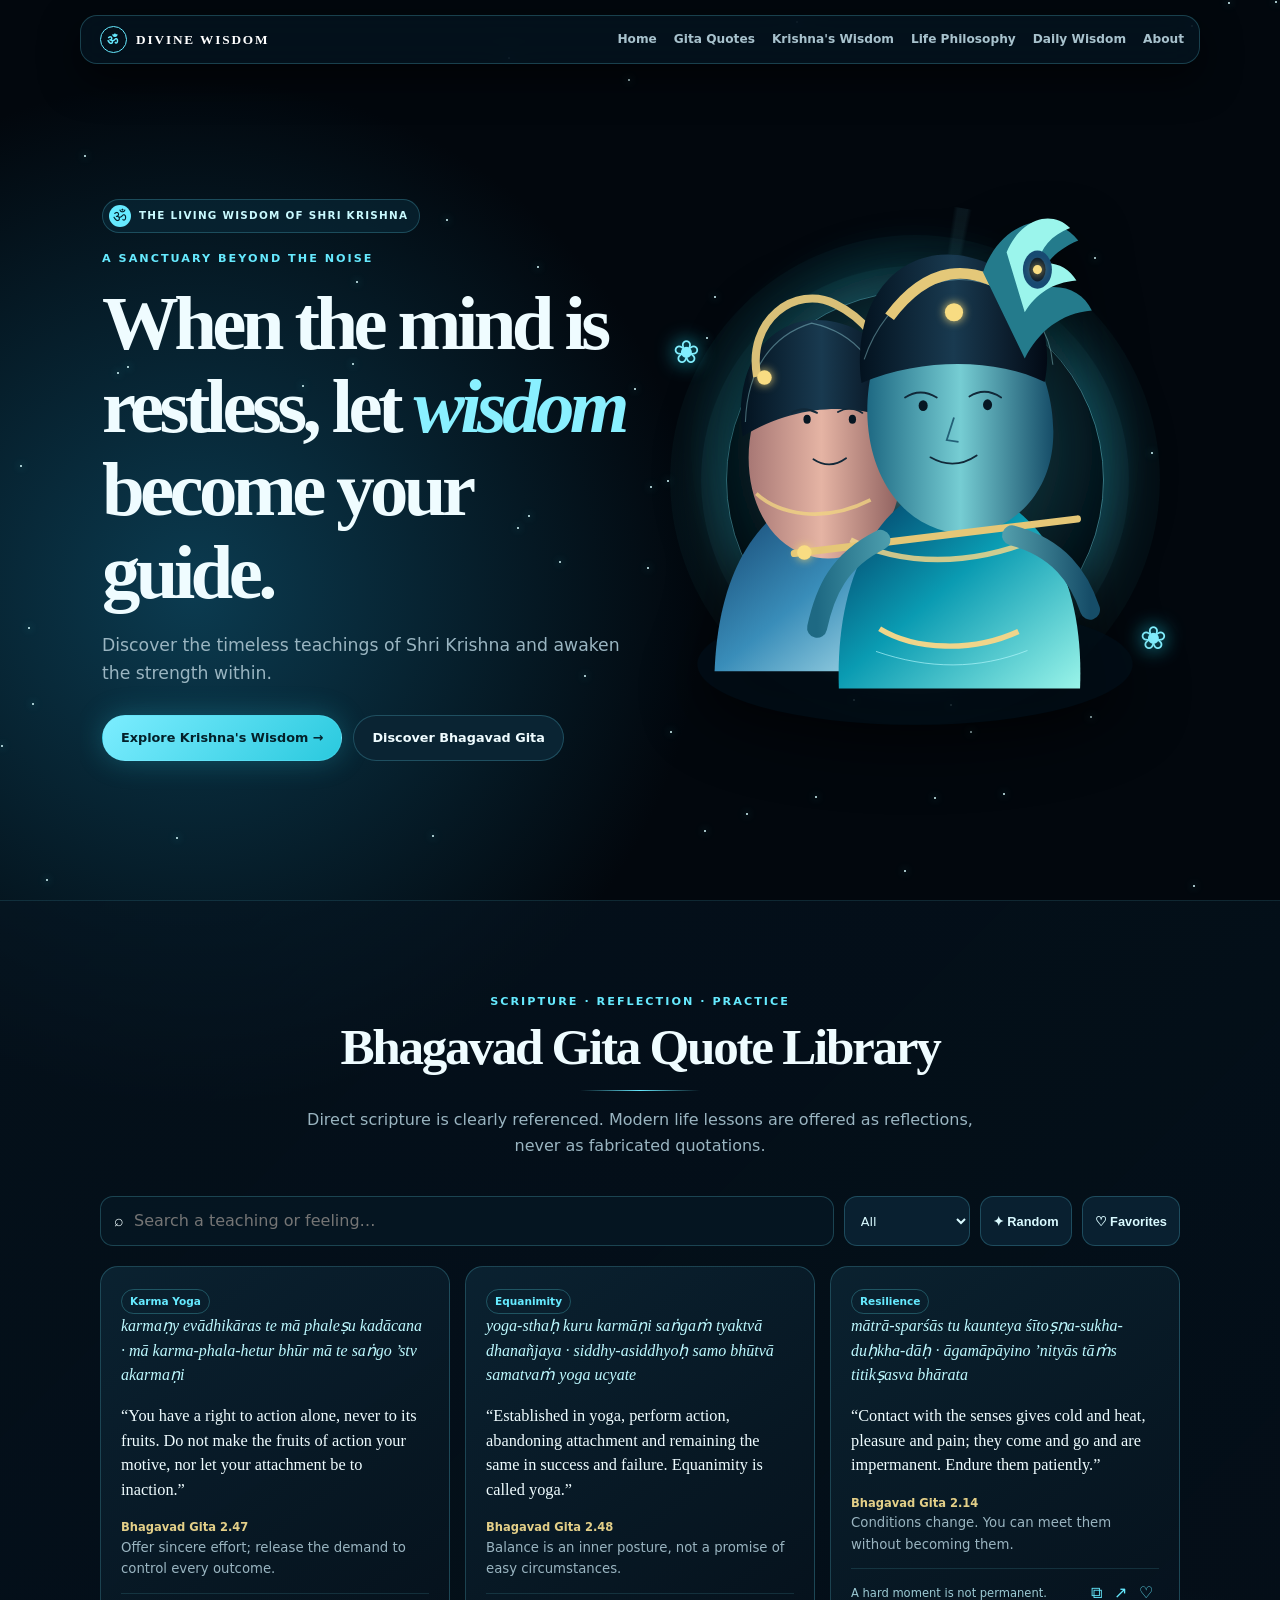
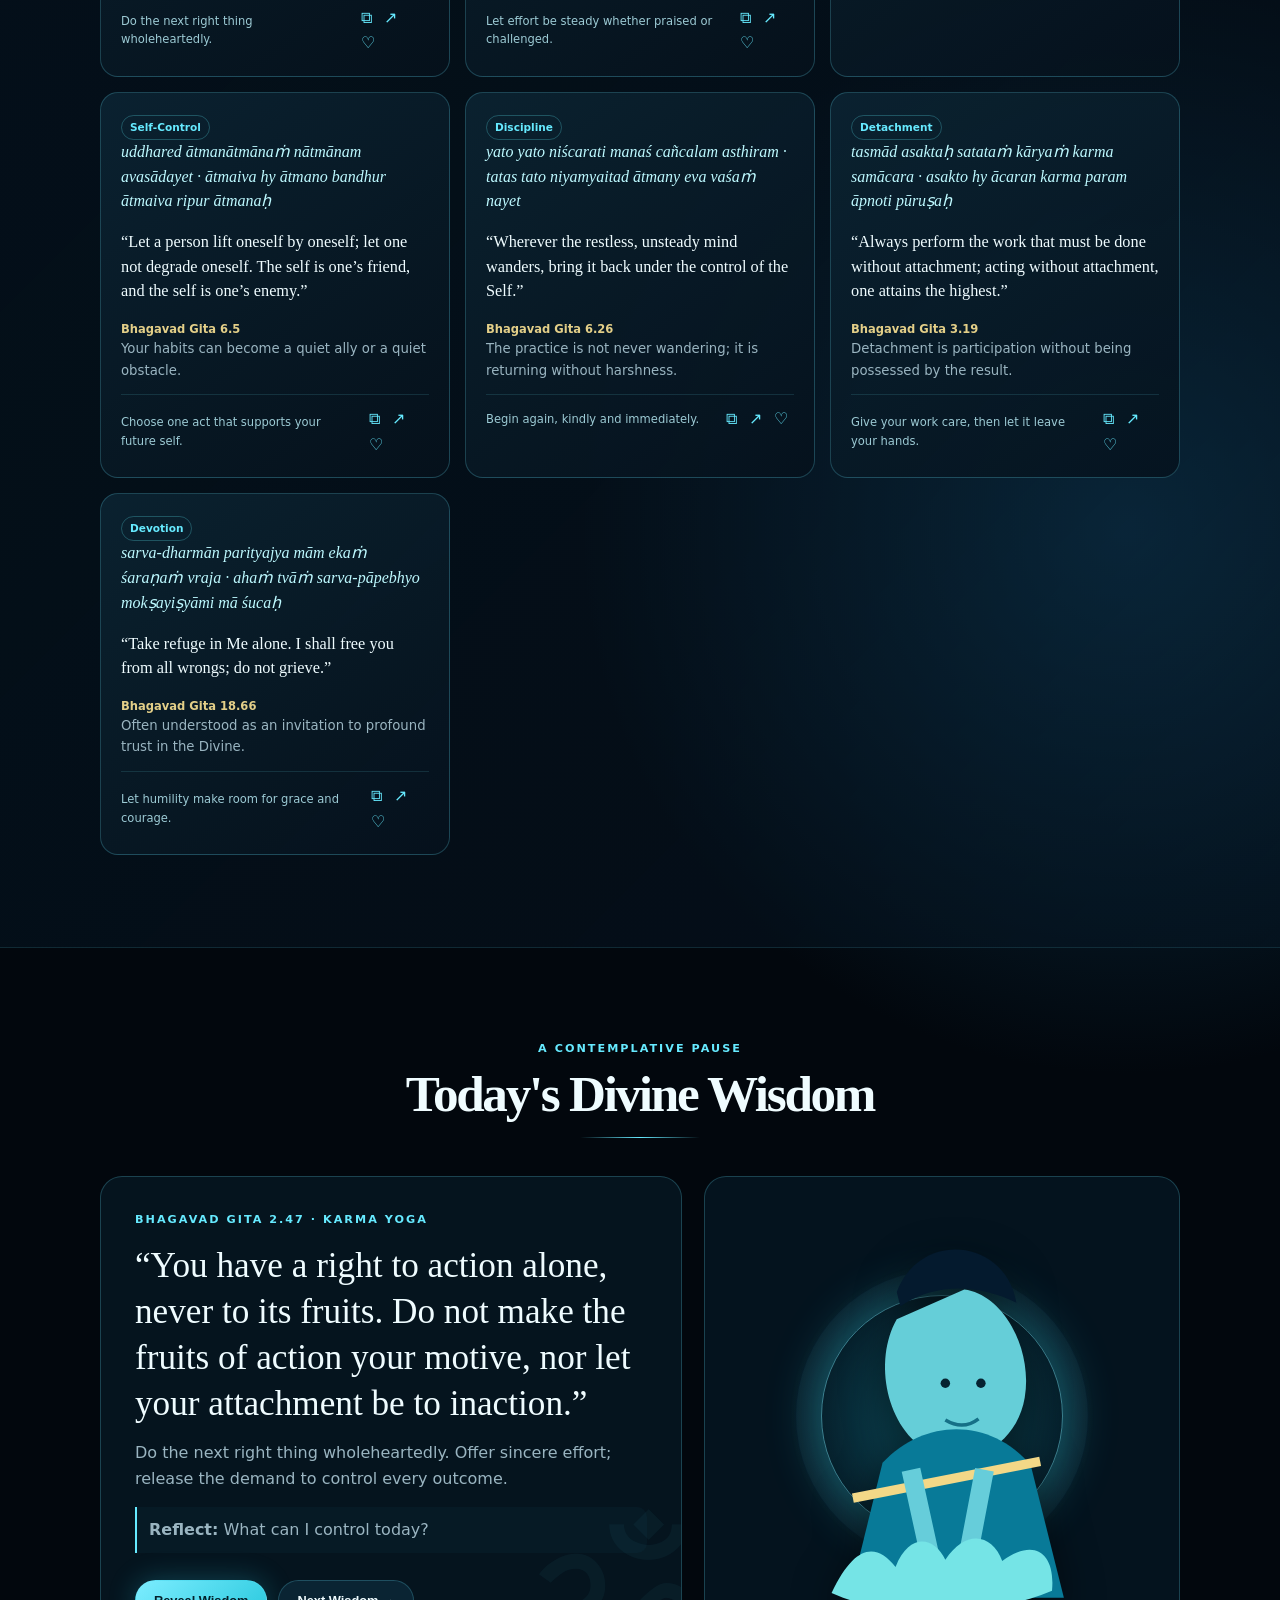
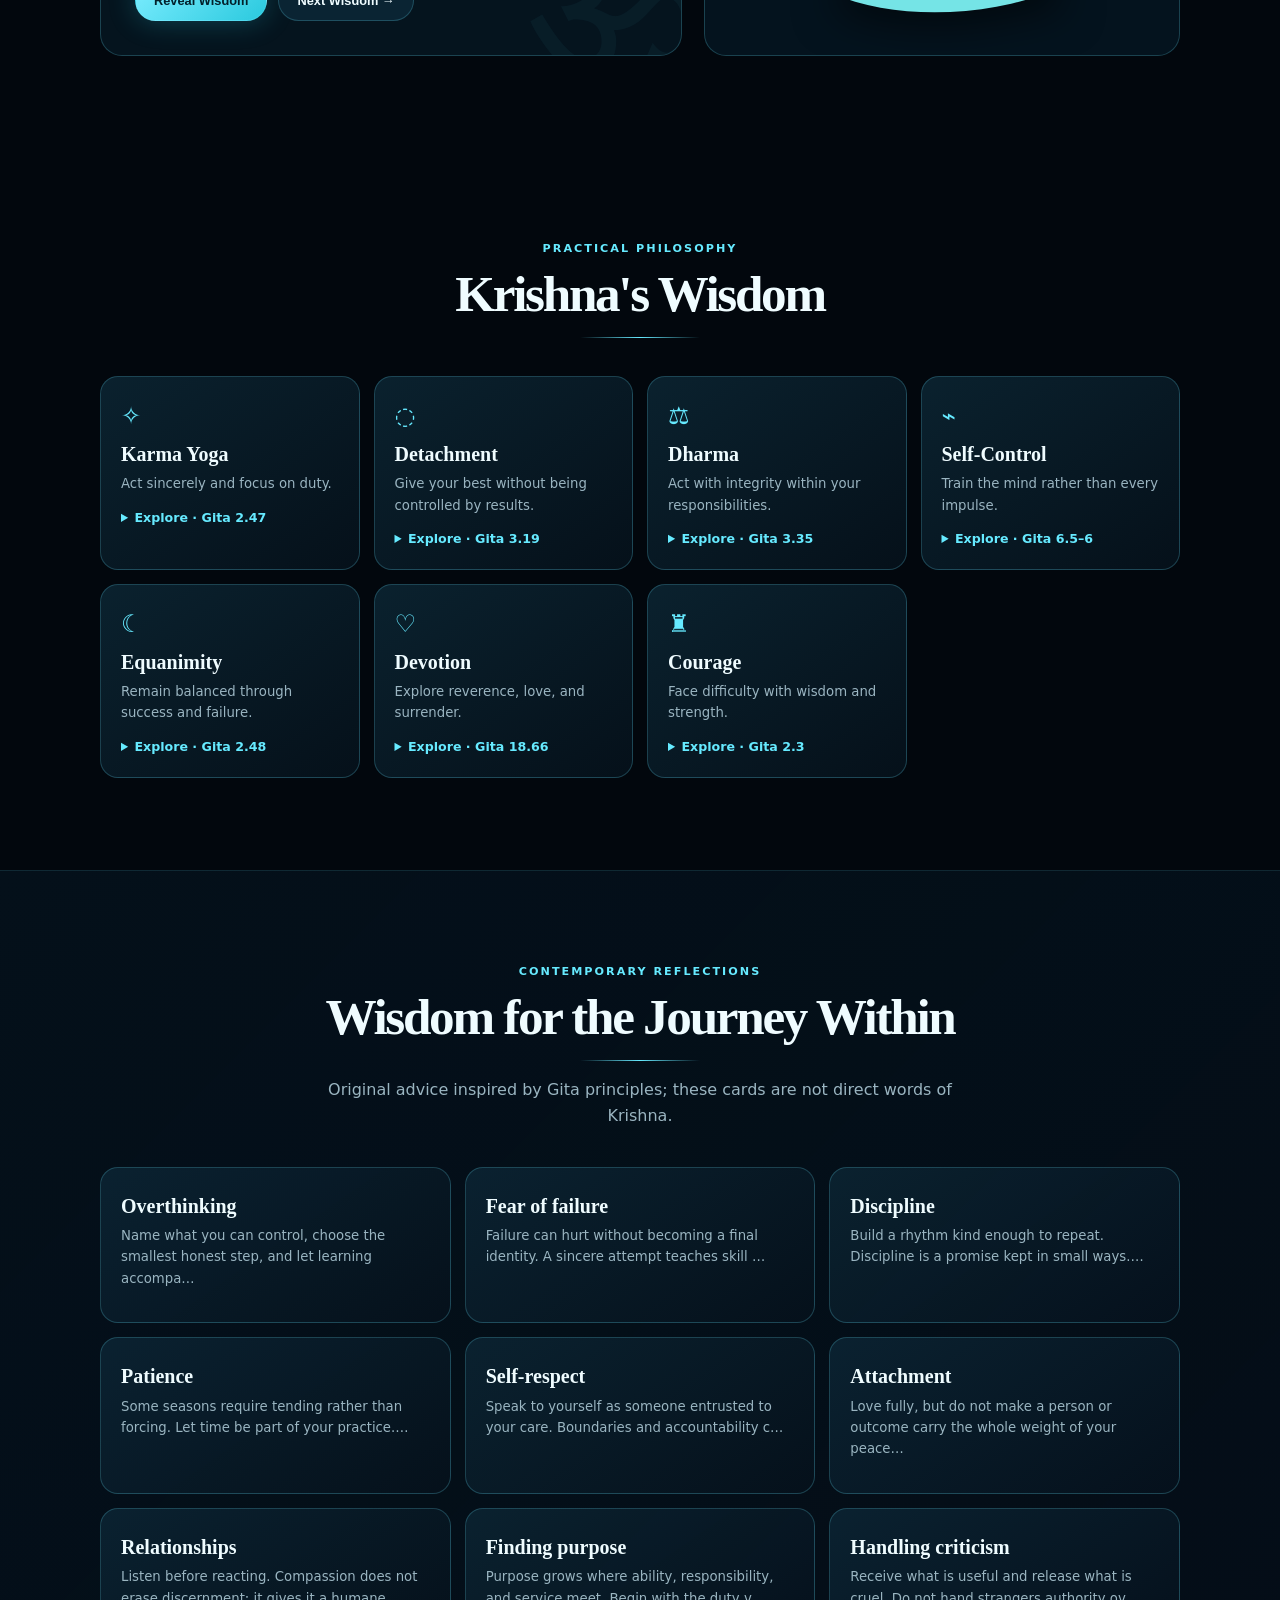
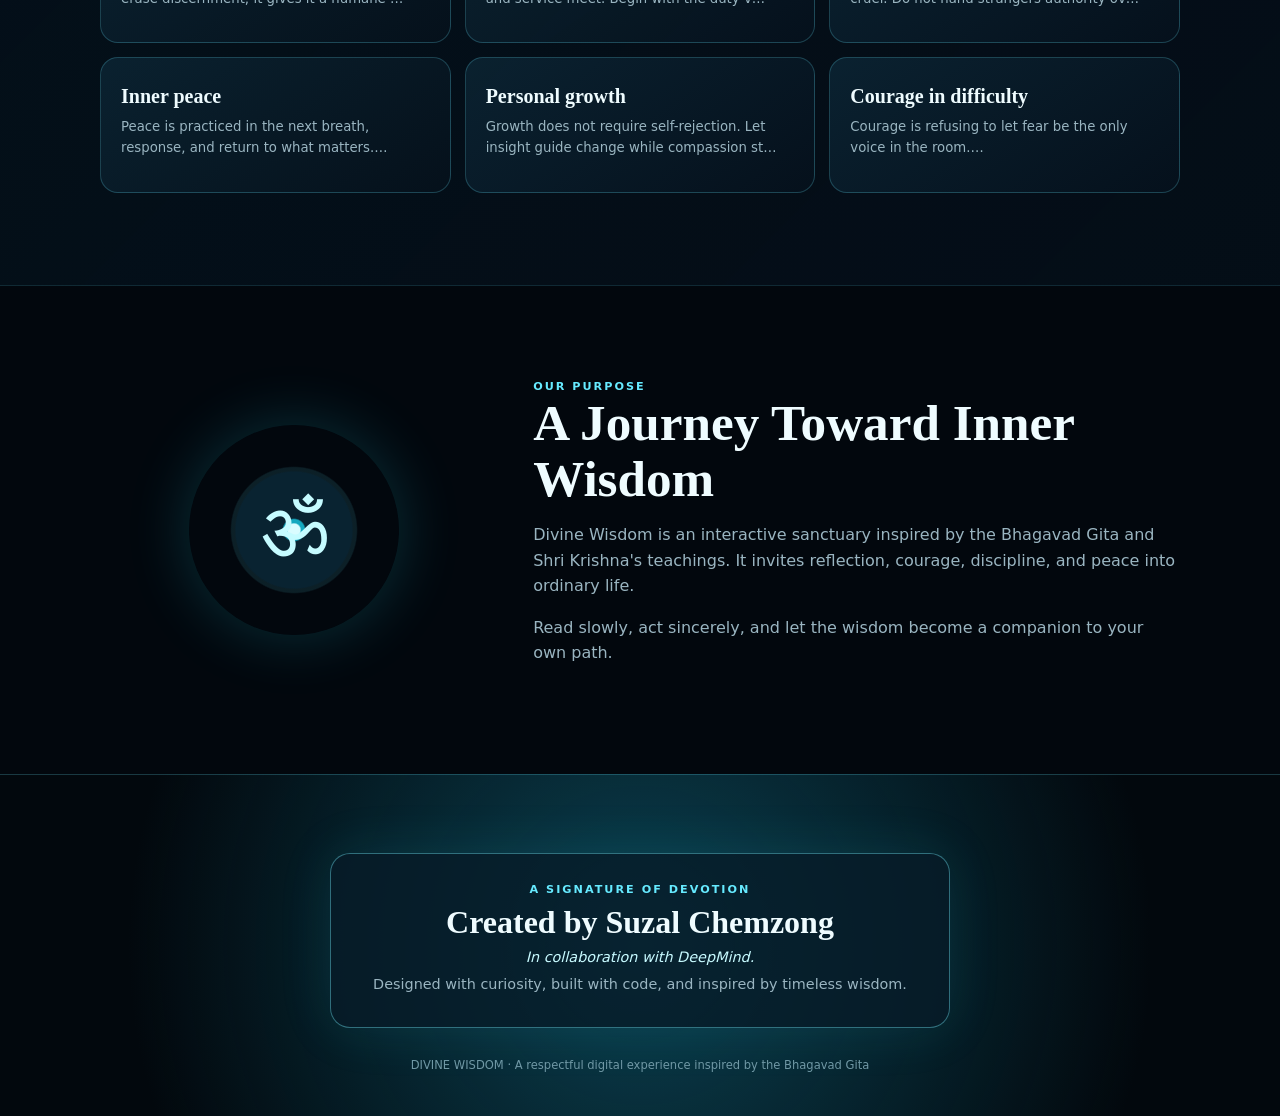
<file: index.html>
<!doctype html>
<html lang="en">
<head>
  <meta charset="utf-8">
  <meta name="viewport" content="width=device-width,initial-scale=1">
  <meta name="description" content="Divine Wisdom — The Living Wisdom of Shri Krishna">
  <title>DIVINE WISDOM</title>
  <style>
    :root{--bg:#02070d;--ink:#effcff;--muted:#9ab5c1;--cyan:#66eaff;--cyan2:#16b8d1;--panel:rgba(7,25,37,.78);--line:rgba(104,232,255,.22);--gold:#e3cf88}
    *{box-sizing:border-box}html{scroll-behavior:smooth}body{margin:0;overflow-x:hidden;background:radial-gradient(circle at 15% 10%,#0b3b50,transparent 32rem),radial-gradient(circle at 88% 36%,#0b3148,transparent 34rem),var(--bg);color:var(--ink);font:16px/1.6 Inter,system-ui,sans-serif}h1,h2,h3{font-family:Georgia,serif;line-height:1.08}h1,h2,h3,p{margin-top:0}.progress{height:3px;position:fixed;z-index:99;top:0;left:0;width:0;background:linear-gradient(90deg,var(--cyan2),#dcfbff)}#sky{position:fixed;inset:0;pointer-events:none;z-index:-1;overflow:hidden}.star{position:absolute;width:2px;height:2px;border-radius:50%;background:#d9fcff;box-shadow:0 0 9px #5ce6ff;animation:blink 2.8s ease-in-out infinite}
    nav{position:fixed;z-index:20;top:15px;left:50%;transform:translateX(-50%);width:min(1120px,calc(100% - 28px));padding:10px 15px 10px 19px;border:1px solid var(--line);border-radius:17px;background:#04131fd9;backdrop-filter:blur(16px);display:flex;align-items:center;justify-content:space-between;box-shadow:0 15px 38px #0009}.brand{display:flex;gap:9px;align-items:center;color:#fff;text-decoration:none;font:bold .83rem Georgia,serif;letter-spacing:.14em}.mark{display:grid;place-items:center;width:27px;height:27px;border:1px solid var(--cyan);border-radius:50%;color:var(--cyan)}.links{display:flex;gap:17px}.links a{font-size:.76rem;font-weight:700;color:#a8c2cd;text-decoration:none}.links a:hover,.links a.active{color:var(--cyan)}.menu{display:none;border:0;background:none;color:var(--cyan);font-size:1.4rem}
    .hero{min-height:100svh;display:grid;place-items:center;padding:105px 22px 45px;position:relative;overflow:hidden}.hero-grid{width:min(1120px,100%);display:grid;grid-template-columns:1fr 1fr;align-items:center;gap:24px}.eyebrow{color:var(--cyan);font-size:.7rem;letter-spacing:.18em;text-transform:uppercase;font-weight:800}.seal{display:inline-flex;align-items:center;gap:8px;border:1px solid var(--line);border-radius:99px;padding:5px 11px 5px 6px;background:#0a2c3d8c;color:#c9faff;font-size:.65rem;font-weight:800;letter-spacing:.12em}.seal b{display:grid;place-items:center;width:22px;height:22px;border-radius:50%;background:var(--cyan);color:#04202b;font:1rem Georgia}.hero h1{font-size:clamp(3.1rem,6vw,6rem);letter-spacing:-.06em;margin:15px 0 18px}.hero h1 em{color:#89f0ff;font-style:italic}.hero p{color:var(--muted);max-width:530px;font-size:1.08rem}.actions{display:flex;gap:11px;flex-wrap:wrap;margin-top:27px}.btn{border:1px solid var(--line);border-radius:99px;padding:12px 18px;color:var(--ink);background:#0a2433;text-decoration:none;font-size:.8rem;font-weight:800;cursor:pointer;transition:.25s}.btn.primary{color:#03202a;background:linear-gradient(135deg,#7cedff,#2ac9de);box-shadow:0 0 28px #2acfe344}.btn:hover{transform:translateY(-3px);box-shadow:0 12px 28px #1ccfe633}.hero-art{height:min(590px,68vh);position:relative;display:grid;place-items:center}.rays,.halo{position:absolute;border-radius:50%}.rays{width:105%;aspect-ratio:1;background:conic-gradient(transparent 0 8deg,#85eefe13 9deg 11deg,transparent 12deg 28deg);animation:spin 55s linear infinite}.halo{width:72%;aspect-ratio:1;border:1px solid #7defff7d;box-shadow:0 0 0 25px #60e8fa0c,0 0 0 56px #60e8fa08,0 0 58px #35d5ee55;animation:pulse 5s ease-in-out infinite}.krishna{height:100%;max-width:490px;z-index:1;filter:drop-shadow(0 23px 26px #0009);animation:float 5s ease-in-out infinite}.petal{position:absolute;color:#83f0ff;font:2rem Georgia;filter:drop-shadow(0 0 10px #1ed8ef);animation:drift 7s ease-in-out infinite}.p1{left:4%;top:25%}.p2{right:2%;bottom:20%;animation-delay:-3s}
    section{max-width:1120px;margin:auto;padding:92px 20px}.section-head{text-align:center;max-width:690px;margin:0 auto 38px}.section-head h2{font-size:clamp(2.2rem,4vw,3.5rem);letter-spacing:-.045em;margin:8px 0}.section-head p{color:var(--muted)}.line{height:1px;width:120px;margin:16px auto;background:linear-gradient(90deg,transparent,var(--cyan),transparent)}.library,.philosophy{max-width:none;background:linear-gradient(135deg,#061521aa,#07182766);border-block:1px solid #65e4f21f}.controls{display:flex;gap:10px;flex-wrap:wrap;margin-bottom:20px}.search{flex:1;min-width:200px;display:flex;gap:8px;align-items:center;padding:10px 13px;border:1px solid var(--line);border-radius:13px;background:var(--panel)}input,select{font:inherit;color:#eaffff;background:transparent;border:0;outline:0}input{width:100%}select,.mini{padding:10px 12px;border:1px solid var(--line);border-radius:13px;background:#092030;color:#d9faff;font-size:.8rem}.mini{cursor:pointer;font-weight:800}.grid{display:grid;grid-template-columns:repeat(3,1fr);gap:15px}.quote,.teach,.philo{border:1px solid var(--line);border-radius:18px;background:linear-gradient(145deg,#0c2635d9,#06121dda);padding:20px;transition:.25s}.quote:hover,.teach:hover,.philo:hover{transform:translateY(-5px);border-color:#78efff82;box-shadow:0 13px 30px #0007,0 0 24px #35dded14}.tag{display:inline-block;padding:3px 8px;border:1px solid #5ce4f044;border-radius:99px;color:var(--cyan);font-size:.66rem;font-weight:800}.verse{color:#bdf9ff;font:italic 1rem/1.55 Georgia,serif}.translation{font:1.02rem/1.5 Georgia,serif}.ref{color:var(--gold);font-size:.72rem;font-weight:800}.quote p.explain,.teach p,.philo p{color:var(--muted);font-size:.83rem}.foot{display:flex;align-items:center;justify-content:space-between;gap:8px;margin-top:auto;padding-top:11px;border-top:1px solid #6de5f222}.foot small{color:#9ccad4;font-size:.72rem}.foot button{border:0;background:none;color:var(--cyan);cursor:pointer;font-size:1rem}.empty{grid-column:1/-1;text-align:center;color:var(--muted);padding:32px}
    .daily{display:grid;grid-template-columns:1.1fr .9fr;gap:22px}.daily-card,.daily-art{border:1px solid var(--line);border-radius:22px;background:var(--panel);overflow:hidden}.daily-card{position:relative;padding:34px}.daily-card:after{content:"ॐ";position:absolute;right:-20px;bottom:-70px;color:#62eaff0b;font:13rem Georgia}.daily-card blockquote{position:relative;font:clamp(1.5rem,3vw,2.2rem)/1.3 Georgia,serif;margin:14px 0}.daily-card p{position:relative;color:var(--muted)}.reflect{padding:10px 12px;border-left:2px solid var(--cyan);background:#0b263555;border-radius:0 10px 10px 0}.daily-art{min-height:360px;display:grid;place-items:center;position:relative;background:radial-gradient(circle,#0d5363,transparent 45%),#04131e}.daily-art:before{content:"";position:absolute;width:240px;aspect-ratio:1;border-radius:50%;border:1px solid #7aeeff77;box-shadow:0 0 0 25px #6eeaff0b,0 0 55px #34d9ed55}.daily-art svg{width:75%;z-index:1;filter:drop-shadow(0 14px 20px #0008)}
    .teach-grid{display:grid;grid-template-columns:repeat(4,1fr);gap:14px}.icon{font-size:1.5rem;color:var(--cyan)}.teach h3,.philo h3{margin:8px 0;font-size:1.25rem}summary{color:var(--cyan);cursor:pointer;font-size:.79rem;font-weight:bold}details p{font-size:.78rem!important}.philo-grid{display:grid;grid-template-columns:repeat(3,1fr);gap:14px}.more{max-height:0;overflow:hidden;transition:max-height .35s}.philo.open .more{max-height:220px;margin-top:10px}.note{color:var(--gold)!important;font-size:.72rem!important}.about{display:grid;grid-template-columns:.75fr 1.25fr;gap:45px;align-items:center}.orb{margin:auto;width:210px;aspect-ratio:1;border-radius:50%;display:grid;place-items:center;color:#c5fbff;font:5rem Georgia;background:radial-gradient(circle,#d9fcff 0 4%,#14a8bf 5% 7%,#092331 8% 39%,#64eaff1c 40% 42%,transparent 43%);box-shadow:0 0 65px #2bdaef33}.about h2{font-size:clamp(2.2rem,4vw,3.5rem);margin-bottom:16px}.about p{color:var(--muted)}
    footer{text-align:center;padding:78px 20px 30px;background:radial-gradient(circle,#0a4050,transparent 32rem),#02080d;border-top:1px solid var(--line)}.creator{position:relative;display:inline-block;padding:27px 38px;border:1px solid #71ecfa66;border-radius:20px;background:#071c28c7;box-shadow:0 0 55px #2bd8ec1b}.creator h2{font-size:2rem;margin:6px 0}.creator p{margin:4px;color:var(--muted);font-size:.9rem}.creator em{color:#c7faff}.legal{color:#7198a5;font-size:.72rem;margin-top:28px}.top{position:fixed;right:18px;bottom:18px;z-index:15;width:42px;height:42px;border:1px solid var(--line);border-radius:50%;background:#092636;color:var(--cyan);opacity:0;transform:translateY(13px);transition:.25s;cursor:pointer}.top.show{opacity:1;transform:none}
    @keyframes blink{50%{opacity:.15;transform:scale(.4)}}@keyframes spin{to{transform:rotate(360deg)}}@keyframes pulse{50%{transform:scale(1.06)}}@keyframes float{50%{transform:translateY(-12px)}}@keyframes drift{50%{transform:translateY(-14px) rotate(9deg)}}@media(max-width:850px){.links{display:none}.links.open{display:flex;position:absolute;top:60px;left:0;right:0;flex-direction:column;padding:15px;background:#071826;border:1px solid var(--line);border-radius:15px}.menu{display:block}.hero-grid,.daily,.about{grid-template-columns:1fr}.hero-copy{text-align:center}.hero-copy p{margin-inline:auto}.actions{justify-content:center}.hero-art{order:-1;height:420px}.grid{grid-template-columns:repeat(2,1fr)}.teach-grid{grid-template-columns:repeat(2,1fr)}.about{text-align:center}}@media(max-width:560px){section{padding:70px 16px}.hero{padding-top:84px}.hero h1{font-size:3rem}.hero-art{height:345px}.grid,.teach-grid,.philo-grid{grid-template-columns:1fr}.daily-card{padding:25px}.daily-art{min-height:275px}}@media(prefers-reduced-motion:reduce){*,*:before,*:after{animation-duration:.01ms!important;animation-iteration-count:1!important;scroll-behavior:auto!important}}
    /* Cinematic Krishna–Radha 2.5D artwork: embedded, no image dependency. */
    .krishna{display:none}.cinematic-duo{height:100%;width:min(560px,100%);z-index:2;filter:drop-shadow(0 25px 28px #000b);animation:float 6s ease-in-out infinite}.cinematic-duo .edge{fill:none;stroke:#b5faff;stroke-opacity:.36;stroke-width:1.2}.cinematic-duo .jewel{fill:#f8dc82;filter:drop-shadow(0 0 5px #f2d477)}.cinematic-duo .flute{stroke:#e5c777;stroke-width:8;stroke-linecap:round}.cinematic-duo .soft{filter:url(#softGlow)}.cinematic-duo .eye{fill:#071622}.cinematic-duo .lash{fill:none;stroke:#112838;stroke-width:2;stroke-linecap:round}.cinematic-duo .hair{fill:url(#hair)}.cinematic-duo .skinK{fill:url(#skinK)}.cinematic-duo .skinR{fill:url(#skinR)}.cinematic-duo .clothK{fill:url(#clothK)}.cinematic-duo .clothR{fill:url(#clothR)}
  </style>
</head>
<body>
<div id="sky"></div><div class="progress" id="progress"></div>
<nav><a class="brand" href="#home"><span class="mark">ॐ</span>DIVINE WISDOM</a><button class="menu" aria-label="Open menu">☰</button><div class="links"><a href="#home">Home</a><a href="#quotes">Gita Quotes</a><a href="#wisdom">Krishna's Wisdom</a><a href="#philosophy">Life Philosophy</a><a href="#daily">Daily Wisdom</a><a href="#about">About</a></div></nav>
<main>
<section class="hero" id="home"><div class="hero-grid"><div class="hero-copy"><span class="seal"><b>ॐ</b>THE LIVING WISDOM OF SHRI KRISHNA</span><div class="eyebrow" style="margin-top:17px">A sanctuary beyond the noise</div><h1>When the mind is restless, let <em>wisdom</em> become your guide.</h1><p>Discover the timeless teachings of Shri Krishna and awaken the strength within.</p><div class="actions"><a class="btn primary" href="#quotes">Explore Krishna's Wisdom →</a><a class="btn" href="#daily">Discover Bhagavad Gita</a></div></div><div class="hero-art"><div class="rays"></div><div class="halo"></div><i class="petal p1">❀</i><i class="petal p2">❀</i>
<svg class="krishna" viewBox="0 0 500 620" role="img" aria-label="Cinematic Krishna-inspired figure playing a flute"><defs><linearGradient id="s" x1="0" x2="1"><stop stop-color="#25798d"/><stop offset=".5" stop-color="#84dfe1"/><stop offset="1" stop-color="#1c637b"/></linearGradient><linearGradient id="c"><stop stop-color="#04385f"/><stop offset=".55" stop-color="#0d94aa"/><stop offset="1" stop-color="#7ee9e8"/></linearGradient><linearGradient id="g"><stop stop-color="#887536"/><stop offset=".5" stop-color="#ffe99c"/><stop offset="1" stop-color="#9d8540"/></linearGradient></defs><ellipse cx="260" cy="305" rx="185" ry="252" fill="#5ceaff10"/><path d="M280 72c39-58 96-62 126-29-30 14-44 34-49 57 32-9 56 0 70 23-40 4-67 23-87 51z" fill="#207187"/><path d="M310 49c29-40 70-42 89-20-25 9-37 24-42 44 24-4 42 4 50 21-30 2-51 15-64 39z" fill="#91f5ef"/><ellipse cx="355" cy="63" rx="18" ry="24" fill="#176980"/><ellipse cx="355" cy="63" rx="10" ry="14" fill="#14243c"/><circle cx="355" cy="63" r="5" fill="#ead15c"/><path d="M204 150c-29 35-24 92 6 126 22 27 62 41 94 14 33-27 38-85 11-124-23-33-75-44-111-16z" fill="url(#s)"/><path d="M190 168c2-45 40-73 84-61 40 11 61 47 53 88-35-18-88-25-137-27z" fill="#041a2c"/><path d="M195 150q51-65 119 5" fill="none" stroke="url(#g)" stroke-width="12"/><circle cx="252" cy="222" r="4" fill="#06202b"/><circle cx="285" cy="221" r="4" fill="#06202b"/><path d="M252 260q16 11 31-1" fill="none" stroke="#126177" stroke-width="4" stroke-linecap="round"/><path d="M205 297c-55 35-64 109-46 190l27 84h186l22-87c11-82-20-157-76-187z" fill="url(#c)"/><path d="M255 301l16 48 19-48" fill="url(#g)"/><path d="M207 318c-52 25-72 67-75 111M325 316c55 19 76 55 83 94" fill="none" stroke="url(#s)" stroke-width="21" stroke-linecap="round"/><path d="M120 380l282-35" stroke="url(#g)" stroke-width="10" stroke-linecap="round"/><circle cx="132" cy="379" r="8" fill="#ead15c"/><path d="M192 467c-18 40-26 78-18 114h77l-6-96z" fill="#053d62"/><path d="M302 464c28 35 42 76 43 117h-80l10-96z" fill="#0c829a"/><path d="M181 555h176" stroke="url(#g)" stroke-width="9"/></svg></div></div></section>
<div class="library" id="quotes"><section><div class="section-head"><div class="eyebrow">Scripture · reflection · practice</div><h2>Bhagavad Gita Quote Library</h2><div class="line"></div><p>Direct scripture is clearly referenced. Modern life lessons are offered as reflections, never as fabricated quotations.</p></div><div class="controls"><label class="search">⌕ <input id="search" placeholder="Search a teaching or feeling…" aria-label="Search"></label><select id="category"><option>All</option></select><button class="mini" id="random">✦ Random</button><button class="mini" id="showFav">♡ Favorites</button></div><div class="grid" id="quotesGrid"></div></section></div>
<section id="daily"><div class="section-head"><div class="eyebrow">A contemplative pause</div><h2>Today's Divine Wisdom</h2><div class="line"></div></div><div class="daily"><article class="daily-card"><div class="eyebrow" id="dailyRef"></div><blockquote id="dailyQuote"></blockquote><p id="dailyAdvice"></p><p class="reflect"><b>Reflect:</b> <span id="reflectText"></span></p><div class="actions"><button class="btn primary" id="reveal">Reveal Wisdom</button><button class="btn" id="next">Next Wisdom →</button></div></article><div class="daily-art"><svg viewBox="0 0 300 350" aria-hidden="true"><path d="M112 70c20-53 92-45 101 9-33-16-68-17-98 3z" fill="#041a2e"/><path d="M112 93c-20 35-9 93 28 112 31 16 73-4 80-46 7-42-19-87-51-91z" fill="#65ced8"/><circle cx="153" cy="147" r="4" fill="#062331"/><circle cx="183" cy="147" r="4" fill="#062331"/><path d="M153 178q15 9 28-1" fill="none" stroke="#167087" stroke-width="3"/><path d="M100 214c37-39 92-37 125 2l28 112H72z" fill="#087a98"/><path d="M75 244l158-31" stroke="#f3d887" stroke-width="8"/><path d="M124 220l23 105m39-105l-20 105" stroke="#66cdda" stroke-width="16"/><path d="M57 324c20-42 38-42 54-22 12-30 33-25 42-6 18-27 40-21 48 1 27-20 45-7 42 25-53 22-132 26-186 2z" fill="#75e4e6"/></svg></div></div></section>
<section id="wisdom"><div class="section-head"><div class="eyebrow">Practical philosophy</div><h2>Krishna's Wisdom</h2><div class="line"></div></div><div class="teach-grid" id="teachGrid"></div></section>
<div class="philosophy" id="philosophy"><section><div class="section-head"><div class="eyebrow">Contemporary reflections</div><h2>Wisdom for the Journey Within</h2><div class="line"></div><p>Original advice inspired by Gita principles; these cards are not direct words of Krishna.</p></div><div class="philo-grid" id="philoGrid"></div></section></div>
<section class="about" id="about"><div class="orb">ॐ</div><div><div class="eyebrow">Our purpose</div><h2>A Journey Toward Inner Wisdom</h2><p>Divine Wisdom is an interactive sanctuary inspired by the Bhagavad Gita and Shri Krishna's teachings. It invites reflection, courage, discipline, and peace into ordinary life.</p><p>Read slowly, act sincerely, and let the wisdom become a companion to your own path.</p></div></section>
</main>
<footer><div class="creator"><div class="eyebrow">A signature of devotion</div><h2>Created by Suzal Chemzong</h2><p><em>In collaboration with DeepMind.</em></p><p>Designed with curiosity, built with code, and inspired by timeless wisdom.</p></div><p class="legal">DIVINE WISDOM · A respectful digital experience inspired by the Bhagavad Gita</p></footer><button class="top" id="top" aria-label="Back to top">↑</button>
<script>
(() => {
  /* Replace the simple character with an embedded cinematic Krishna–Radha scene. */
  const heroArt=document.querySelector('.hero-art');
  heroArt.insertAdjacentHTML('beforeend', `<svg class="cinematic-duo" viewBox="0 0 580 640" role="img" aria-label="Cinematic Krishna and Radha inspired divine portrait"><defs>
  <radialGradient id="aura"><stop stop-color="#d8ffff" stop-opacity=".76"/><stop offset=".28" stop-color="#68eaff" stop-opacity=".28"/><stop offset="1" stop-color="#0bc8ea" stop-opacity="0"/></radialGradient>
  <linearGradient id="skinK" x1="0" x2="1"><stop stop-color="#1e6983"/><stop offset=".5" stop-color="#76cdd3"/><stop offset="1" stop-color="#164d68"/></linearGradient>
  <linearGradient id="skinR" x1="0" x2="1"><stop stop-color="#a87875"/><stop offset=".48" stop-color="#e5b4a4"/><stop offset="1" stop-color="#8f615f"/></linearGradient>
  <linearGradient id="clothK" x1="0" y1="0" x2="1" y2="1"><stop stop-color="#022f5a"/><stop offset=".48" stop-color="#0a9bb2"/><stop offset="1" stop-color="#9af4e9"/></linearGradient>
  <linearGradient id="clothR" x1="0" y1="0" x2="1" y2="1"><stop stop-color="#123d68"/><stop offset=".5" stop-color="#398db9"/><stop offset="1" stop-color="#c3eff4"/></linearGradient>
  <linearGradient id="hair" x1="0" x2="1"><stop stop-color="#03121f"/><stop offset=".5" stop-color="#193a50"/><stop offset="1" stop-color="#020914"/></linearGradient>
  <filter id="softGlow"><feGaussianBlur stdDeviation="8"/></filter></defs>
  <circle cx="290" cy="286" r="252" fill="url(#aura)" class="soft"/><ellipse cx="290" cy="523" rx="240" ry="67" fill="#02101a" opacity=".66"/>
  <!-- Radha: quiet, complementary profile at left --> <path d="M69 531c4-105 43-174 112-198 77 17 122 91 129 198z" class="clothR"/><path d="M111 258c-14 58 5 125 57 144 50 18 100-18 105-76 5-55-26-118-73-130-44-11-78 20-89 62z" class="skinR"/><path d="M100 272c-12-86 37-141 103-126 48 11 83 55 70 112-37-22-110-26-173 14z" class="hair"/><path d="M103 256c2-59 30-96 73-109 51 11 78 50 83 96" class="edge"/><path d="M154 246q13-8 28 0M205 245q13-8 27 1" class="lash"/><ellipse cx="171" cy="253" rx="4" ry="5" class="eye"/><ellipse cx="221" cy="253" rx="4" ry="5" class="eye"/><path d="M178 297q18 12 36-1" class="lash"/><path d="M116 206c-12-62 42-102 86-80 31 15 54 44 60 75" fill="none" stroke="#d9c078" stroke-width="9"/><circle cx="124" cy="207" r="8" class="jewel"/><circle cx="256" cy="218" r="7" class="jewel"/><path d="M115 335c24 22 73 34 126 7" fill="none" stroke="#f1d483" stroke-width="4" opacity=".8"/>
  <!-- Krishna: central calm three-quarter portrait --> <path d="M206 550c-4-124 42-208 122-231 99 23 149 103 144 231z" class="clothK"/><path d="M243 196c-18 75 8 156 72 178 60 20 121-23 127-94 6-70-35-146-92-160-55-14-91 25-107 76z" class="skinK"/><path d="M231 213c-12-94 44-155 118-139 56 12 98 67 84 138-49-24-129-29-202 1z" class="hair"/><path d="M234 187c24-71 87-108 151-77 31 15 54 44 57 83" class="edge"/><path d="M279 229q17-11 35 0M350 228q17-11 35 1" class="lash"/><ellipse cx="299" cy="238" rx="5" ry="6" class="eye"/><ellipse cx="370" cy="237" rx="5" ry="6" class="eye"/><path d="M307 295q26 15 51-2" class="lash"/><path d="M333 251l-8 25 13 2" fill="none" stroke="#236077" stroke-width="2"/><path d="M262 140q62-83 143-22" fill="none" stroke="#e4c879" stroke-width="12"/><circle cx="333" cy="135" r="10" class="jewel"/><path d="M365 91c19-56 74-73 105-35-28 12-42 30-46 54 28-8 51 2 61 23-34 3-59 23-74 53z" fill="#247b8c"/><path d="M391 69c15-36 48-48 70-27-21 8-32 22-36 40 19-4 34 3 43 18-26 2-45 15-57 35z" fill="#9bf5ec"/><ellipse cx="425" cy="88" rx="16" ry="21" fill="#174a72"/><ellipse cx="425" cy="88" rx="9" ry="13" fill="#091a2b"/><circle cx="425" cy="88" r="5" class="jewel"/>
  <path d="M219 386c56 29 133 29 202 0" fill="none" stroke="#f0d58a" stroke-width="6" opacity=".85"/><path d="M157 401L469 363" class="flute"/><circle cx="168" cy="400" r="8" class="jewel"/><path d="M252 386c-46 23-61 56-70 97M397 381c52 14 74 46 86 82" fill="none" stroke="url(#skinK)" stroke-width="22" stroke-linecap="round"/><path d="M251 484c39 24 103 26 153 3" fill="none" stroke="#f0d58a" stroke-width="6"/><path d="M247 509c58 20 113 20 167-1" fill="none" stroke="#b8fbff" stroke-width="1" opacity=".7"/>
  </svg>`);
const quotes=[
{c:'Karma Yoga',r:'Bhagavad Gita 2.47',s:'karmaṇy evādhikāras te mā phaleṣu kadācana · mā karma-phala-hetur bhūr mā te saṅgo ’stv akarmaṇi',t:'You have a right to action alone, never to its fruits. Do not make the fruits of action your motive, nor let your attachment be to inaction.',e:'Offer sincere effort; release the demand to control every outcome.',l:'Do the next right thing wholeheartedly.'},
{c:'Equanimity',r:'Bhagavad Gita 2.48',s:'yoga-sthaḥ kuru karmāṇi saṅgaṁ tyaktvā dhanañjaya · siddhy-asiddhyoḥ samo bhūtvā samatvaṁ yoga ucyate',t:'Established in yoga, perform action, abandoning attachment and remaining the same in success and failure. Equanimity is called yoga.',e:'Balance is an inner posture, not a promise of easy circumstances.',l:'Let effort be steady whether praised or challenged.'},
{c:'Resilience',r:'Bhagavad Gita 2.14',s:'mātrā-sparśās tu kaunteya śītoṣṇa-sukha-duḥkha-dāḥ · āgamāpāyino ’nityās tāṁs titikṣasva bhārata',t:'Contact with the senses gives cold and heat, pleasure and pain; they come and go and are impermanent. Endure them patiently.',e:'Conditions change. You can meet them without becoming them.',l:'A hard moment is not permanent.'},
{c:'Self-Control',r:'Bhagavad Gita 6.5',s:'uddhared ātmanātmānaṁ nātmānam avasādayet · ātmaiva hy ātmano bandhur ātmaiva ripur ātmanaḥ',t:'Let a person lift oneself by oneself; let one not degrade oneself. The self is one’s friend, and the self is one’s enemy.',e:'Your habits can become a quiet ally or a quiet obstacle.',l:'Choose one act that supports your future self.'},
{c:'Discipline',r:'Bhagavad Gita 6.26',s:'yato yato niścarati manaś cañcalam asthiram · tatas tato niyamyaitad ātmany eva vaśaṁ nayet',t:'Wherever the restless, unsteady mind wanders, bring it back under the control of the Self.',e:'The practice is not never wandering; it is returning without harshness.',l:'Begin again, kindly and immediately.'},
{c:'Detachment',r:'Bhagavad Gita 3.19',s:'tasmād asaktaḥ satataṁ kāryaṁ karma samācara · asakto hy ācaran karma param āpnoti pūruṣaḥ',t:'Always perform the work that must be done without attachment; acting without attachment, one attains the highest.',e:'Detachment is participation without being possessed by the result.',l:'Give your work care, then let it leave your hands.'},
{c:'Devotion',r:'Bhagavad Gita 18.66',s:'sarva-dharmān parityajya mām ekaṁ śaraṇaṁ vraja · ahaṁ tvāṁ sarva-pāpebhyo mokṣayiṣyāmi mā śucaḥ',t:'Take refuge in Me alone. I shall free you from all wrongs; do not grieve.',e:'Often understood as an invitation to profound trust in the Divine.',l:'Let humility make room for grace and courage.'}];
const teachings=[['✧','Karma Yoga','Act sincerely and focus on duty.','2.47','Your effort is yours; outcomes are never entirely yours to command.'],['◌','Detachment','Give your best without being controlled by results.','3.19','Release “what if” after you have acted wisely.'],['⚖','Dharma','Act with integrity within your responsibilities.','3.35','Meaningful paths ask for honest choices, not perfect certainty.'],['⌁','Self-Control','Train the mind rather than every impulse.','6.5–6','Gentle consistency makes inner freedom possible.'],['☾','Equanimity','Remain balanced through success and failure.','2.48','Your worth does not rise and fall with one result.'],['♡','Devotion','Explore reverence, love, and surrender.','18.66','Trust can be an active strength, not passivity.'],['♜','Courage','Face difficulty with wisdom and strength.','2.3','Courage can be quiet: stay present and act well.']];
const philosophies=[['Overthinking','Name what you can control, choose the smallest honest step, and let learning accompany you.','2.47 — effort before fixation on outcome'],['Fear of failure','Failure can hurt without becoming a final identity. A sincere attempt teaches skill and courage.','2.48 — balance through outcomes'],['Discipline','Build a rhythm kind enough to repeat. Discipline is a promise kept in small ways.','6.26 — return the wandering mind'],['Patience','Some seasons require tending rather than forcing. Let time be part of your practice.','2.14 — changing experiences pass'],['Self-respect','Speak to yourself as someone entrusted to your care. Boundaries and accountability can coexist.','6.5 — become a friend to yourself'],['Attachment','Love fully, but do not make a person or outcome carry the whole weight of your peace.','3.19 — action without attachment'],['Relationships','Listen before reacting. Compassion does not erase discernment; it gives it a humane voice.','12.13 — friendliness and compassion'],['Finding purpose','Purpose grows where ability, responsibility, and service meet. Begin with the duty visible today.','3.35 — one’s own path'],['Handling criticism','Receive what is useful and release what is cruel. Do not hand strangers authority over your whole self.','2.48 — inner balance'],['Inner peace','Peace is practiced in the next breath, response, and return to what matters.','6.26 — return again'],['Personal growth','Growth does not require self-rejection. Let insight guide change while compassion steadies it.','6.5 — uplift yourself'],['Courage in difficulty','Courage is refusing to let fear be the only voice in the room.','2.3 — do not yield to weakness']];
const $=s=>document.querySelector(s);let fav=[];try{fav=JSON.parse(localStorage.getItem('dwFav')||'[]')}catch(e){}let favOnly=false,di=0;
quotes.forEach(q=>$('#category').insertAdjacentHTML('beforeend','<option>'+q.c+'</option>'));
function render(){const term=$('#search').value.toLowerCase(),cat=$('#category').value;const list=quotes.filter(q=>(cat==='All'||q.c===cat)&&q.r.concat(q.c,q.t,q.e).toLowerCase().includes(term)&&(!favOnly||fav.includes(q.r)));$('#quotesGrid').innerHTML=list.length?list.map(q=>'<article class="quote"><span class="tag">'+q.c+'</span><p class="verse">'+q.s+'</p><p class="translation">“'+q.t+'”</p><div class="ref">'+q.r+'</div><p class="explain">'+q.e+'</p><div class="foot"><small>'+q.l+'</small><span><button data-copy="'+q.r+'" title="Copy">⧉</button><button data-share="'+q.r+'" title="Share">↗</button><button data-fav="'+q.r+'" title="Favorite">'+(fav.includes(q.r)?'♥':'♡')+'</button></span></div></article>').join(''):'<p class="empty">No teachings found. Try another word or category.</p>';document.querySelectorAll('[data-copy]').forEach(b=>b.onclick=()=>copy(b.dataset.copy));document.querySelectorAll('[data-share]').forEach(b=>b.onclick=()=>share(b.dataset.share));document.querySelectorAll('[data-fav]').forEach(b=>b.onclick=()=>toggle(b.dataset.fav))}
function pick(r){return quotes.find(q=>q.r===r)}function toggle(r){fav=fav.includes(r)?fav.filter(x=>x!==r):[...fav,r];try{localStorage.setItem('dwFav',JSON.stringify(fav))}catch(e){}render()}function copy(r){const x=pick(r),text='“'+x.t+'” — '+x.r;if(navigator.clipboard)navigator.clipboard.writeText(text).catch(()=>fallback(text));else fallback(text);toast('Wisdom copied')}function fallback(t){const a=document.createElement('textarea');a.value=t;document.body.append(a);a.select();document.execCommand('copy');a.remove()}function share(r){const x=pick(r),d={title:'Divine Wisdom',text:'“'+x.t+'” — '+x.r};navigator.share?navigator.share(d):copy(r)}function toast(t){const x=document.createElement('div');x.textContent=t;x.style.cssText='position:fixed;z-index:200;bottom:72px;left:50%;transform:translateX(-50%);padding:9px 15px;border:1px solid #66eaff;border-radius:99px;background:#061a26;color:#eaffff;font-size:.8rem';document.body.append(x);setTimeout(()=>x.remove(),1600)}
$('#search').oninput=render;$('#category').onchange=render;$('#random').onclick=()=>{favOnly=false;$('#showFav').textContent='♡ Favorites';$('#search').value=quotes[Math.floor(Math.random()*quotes.length)].r;render()};$('#showFav').onclick=()=>{favOnly=!favOnly;$('#showFav').textContent=favOnly?'♥ All Quotes':'♡ Favorites';render()};render();
function daily(){const q=quotes[di];$('#dailyRef').textContent=q.r+' · '+q.c;$('#dailyQuote').textContent='“'+q.t+'”';$('#dailyAdvice').textContent=q.l+' '+q.e;$('#reflectText').textContent=['What can I control today?','Am I acting from fear or wisdom?','What duty deserves my sincere effort?','Can I release attachment to the result?','What does inner peace mean to me?'][di%5]}daily();$('#next').onclick=()=>{di=(di+1)%quotes.length;daily()};$('#reveal').onclick=()=>toast('A quiet thought for your day');
$('#teachGrid').innerHTML=teachings.map(x=>'<article class="teach"><div class="icon">'+x[0]+'</div><h3>'+x[1]+'</h3><p>'+x[2]+'</p><details><summary>Explore · Gita '+x[3]+'</summary><p>'+x[4]+'</p></details></article>').join('');$('#philoGrid').innerHTML=philosophies.map(x=>'<article class="philo" tabindex="0" role="button"><h3>'+x[0]+'</h3><p>'+x[1].slice(0,84)+'…</p><div class="more"><p>'+x[1]+'</p><p class="note">'+x[2]+'</p></div></article>').join('');document.querySelectorAll('.philo').forEach(x=>{const f=()=>x.classList.toggle('open');x.onclick=f;x.onkeydown=e=>{if(e.key==='Enter'||e.key===' '){e.preventDefault();f()}}});
const links=$('.links'),menu=$('.menu'),top=$('#top');menu.onclick=()=>links.classList.toggle('open');links.onclick=e=>{if(e.target.tagName==='A')links.classList.remove('open')};addEventListener('scroll',()=>{const d=document.documentElement;$('#progress').style.width=d.scrollTop/(d.scrollHeight-d.clientHeight)*100+'%';top.classList.toggle('show',scrollY>500)},{passive:true});top.onclick=()=>scrollTo({top:0,behavior:'smooth'});for(let i=0;i<50;i++){const s=document.createElement('i');s.className='star';s.style.left=Math.random()*100+'%';s.style.top=Math.random()*100+'%';s.style.animationDelay=-Math.random()*3+'s';$('#sky').append(s)}
})();
</script>
</body></html>
</file>
